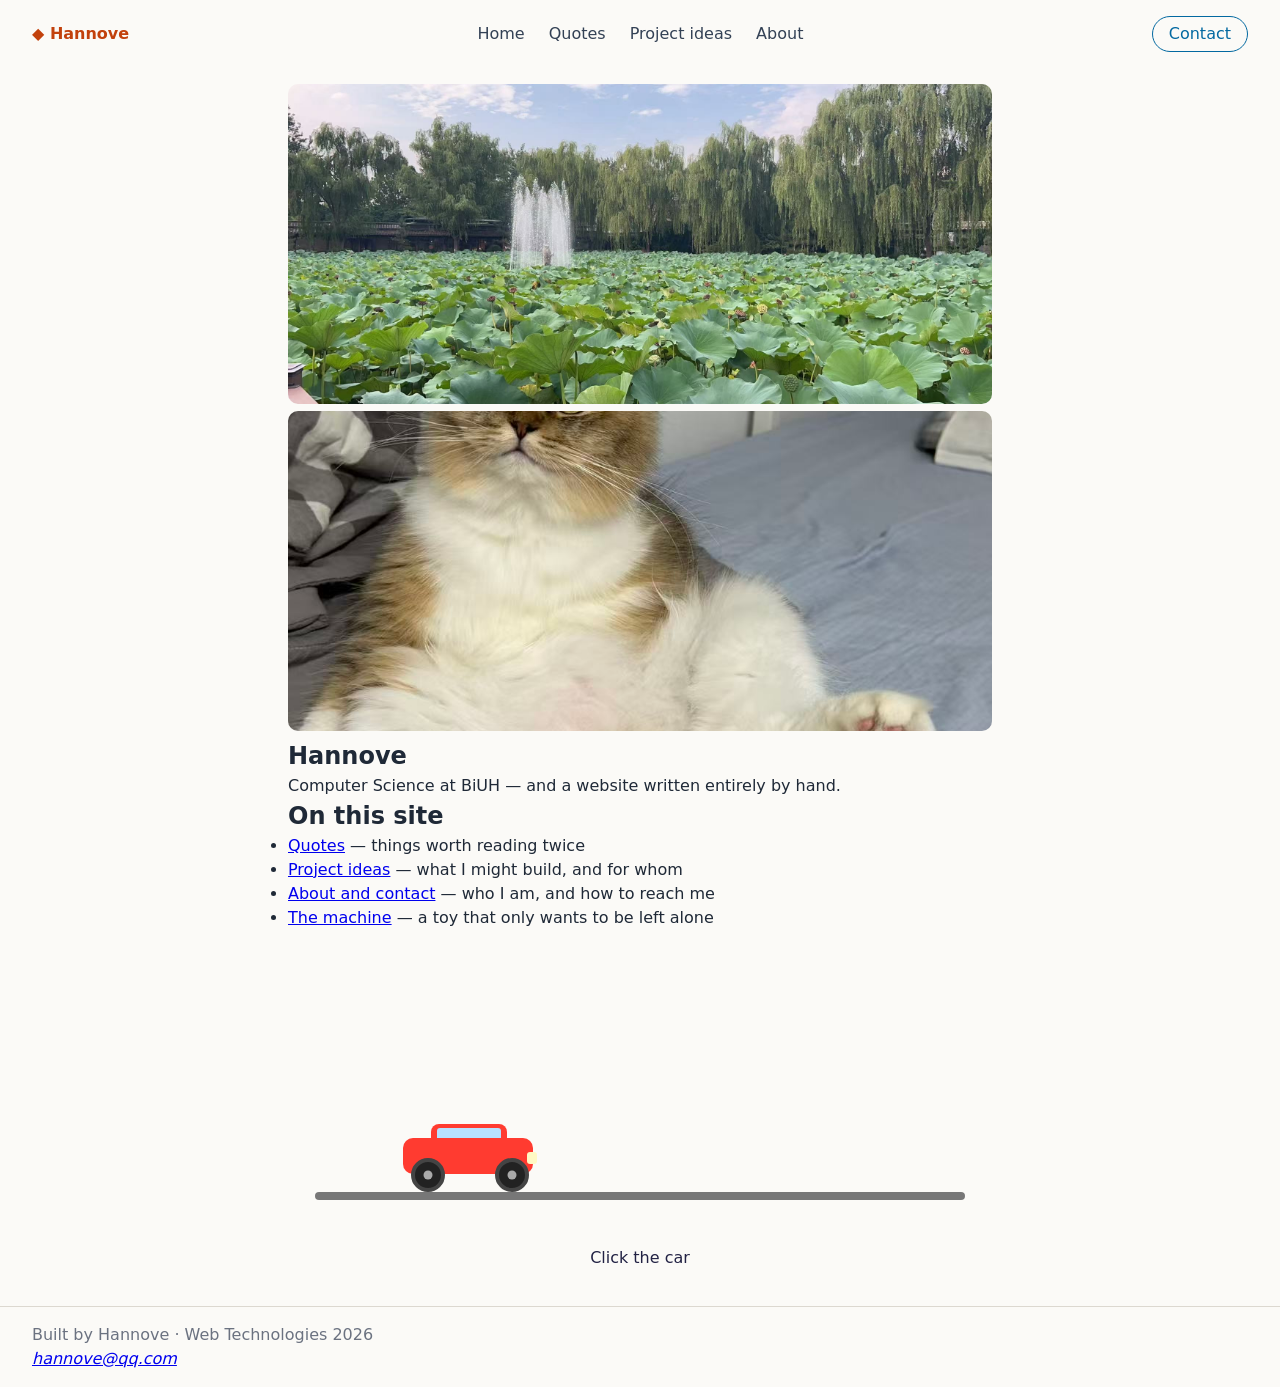
<file: index.html>
<!DOCTYPE html>
<html lang="en">
<head>
  <meta charset="UTF-8">
  <meta name="viewport" content="width=device-width, initial-scale=1.0">
  <title>Hannove</title>
  <link rel="icon" href="image/favicon-32.png" sizes="32x32">
  <link rel="apple-touch-icon" href="image/apple-touch-icon.png">
  <link rel="stylesheet" href="style.css">
  <style>
*{
  margin: 0;
  padding: 0;
  box-sizing: border-box;
}
.stage {
  position: relative;
  width: 90vw;
  max-width: 650px;
  height: 320px;
  margin:40px auto 0; /* 增加上下外边距，和上面内容隔开 */
}
.road {
  position: absolute;
  bottom: 90px;
  width: 100%;
  height: 8px;
  background: #777;
  border-radius: 4px;
}
.car {
  position: absolute;
  bottom: 98px;
  left: 80px;
  width: 150px;
  height: 60px;
  cursor: pointer;
}
.car-body {
  position: absolute;
  bottom: 18px;
  left: 8px;
  width: 130px;
  height: 36px;
  background: #ff3b30;
  border-radius: 10px;
}
.car-top {
  position: absolute;
  bottom: 48px;
  left: 36px;
  width: 76px;
  height: 20px;
  background: #ff3b30;
  border-radius: 8px 8px 0 0;
}
.window {
  position: absolute;
  bottom: 50px;
  left: 42px;
  width: 64px;
  height: 14px;
  background: #b8e1ff;
  border-radius: 3px;
}
.light {
  position: absolute;
  bottom: 28px;
  right: 8px;
  width: 10px;
  height: 12px;
  background: #fff9c4;
  border-radius: 3px;
}
.wheel {
  position: absolute;
  bottom: 0;
  width: 34px;
  height: 34px;
  background: #222;
  border-radius: 50%;
  border: 4px solid #444;
}
.wheel::after {
  content: "";
  position: absolute;
  top: 50%;
  left: 50%;
  transform: translate(-50%, -50%);
  width: 9px;
  height: 9px;
  background: #aaa;
  border-radius: 50%;
}
.wheel-back {
  left: 16px;
}
.wheel-front {
  right: 16px;
}
.car.go-forward .wheel {
  animation: spinForward 0.3s linear infinite;
}
@keyframes spinForward {
  from { transform: rotate(0deg); }
  to { transform: rotate(360deg); }
}
.car.go-back .wheel {
  animation: spinBack 0.3s linear infinite;
}
@keyframes spinBack {
  from { transform: rotate(0deg); }
  to { transform: rotate(-360deg); }
}
.tip {
  position: absolute;
  bottom: 20px;
  width: 100%;
  text-align: center;
  font-size: 16px;
  color: #224;
}
</style>
</head>
<body>
  <header id="site-header"></header>

  <main>
    <section class="hero">
      <img src="image/db5a09b07f12f58d0601006e80824fbf.jpg" alt="A lake covered with lotus leaves">
      <img src="image/2a0a5e9cbf5d5f824c957907e86935db.jpg" alt="A cute cat">
      <h1>Hannove</h1>
      <p>Computer Science at BiUH — and a website written entirely by hand.</p>
    </section>

    <h2>On this site</h2>
    <ul>
      <li><a href="quotes.html">Quotes</a> — things worth reading twice</li>
      <li><a href="project.html">Project ideas</a> — what I might build, and for whom</li>
      <li><a href="about.html">About and contact</a> — who I am, and how to reach me</li>
      <li><a href="machine.html">The machine</a> — a toy that only wants to be left alone</li>
    </ul>

    <div class="stage">
      <div class="road"></div>
      <div class="car" id="car">
        <div class="car-top"></div>
        <div class="window"></div>
        <div class="car-body"></div>
        <div class="light"></div>
        <div class="wheel wheel-back"></div>
        <div class="wheel wheel-front"></div>
      </div>
      <div class="tip" id="tipText">Click the car</div>
    </div>

  </main>

  <footer id="site-footer"></footer>

  <script src="nav.js"></script>

  <script>
const car = document.getElementById("car");
const tipText = document.getElementById("tipText");

const startPos = 80;
const step = 70;
const maxPos = 450;
const forwardDuration = 600;
const backSpeed = 0.8;

let pos = startPos;
let running = false;

function update() {
  car.style.left = pos + "px";
}

function goForward() {
  return new Promise(resolve => {
    const from = pos;
    const to = Math.min(from + step, maxPos);
    const startTime = performance.now();
    car.classList.add("go-forward");

    function animate(now) {
      const elapsed = now - startTime;
      const progress = Math.min(elapsed / forwardDuration, 1);
      pos = from + (to - from) * progress;
      update();
      if (progress < 1) {
        requestAnimationFrame(animate);
      } else {
        car.classList.remove("go-forward");
        resolve();
      }
    }
    requestAnimationFrame(animate);
  });
}

function goBack() {
  return new Promise(resolve => {
    car.classList.add("go-back");
    function back() {
      pos -= backSpeed;
      if (pos <= startPos) {
        pos = startPos;
        update();
        car.classList.remove("go-back");
        resolve();
        return;
      }
      update();
      requestAnimationFrame(back);
    }
    back();
  });
}

car.addEventListener("click", async () => {
  if (running) return;
  running = true;
  tipText.textContent = "This car doesn't seem to listen to you";
  await goForward();
  await goBack();
  running = false;
});

update();
</script>
</body>
</html>
</file>
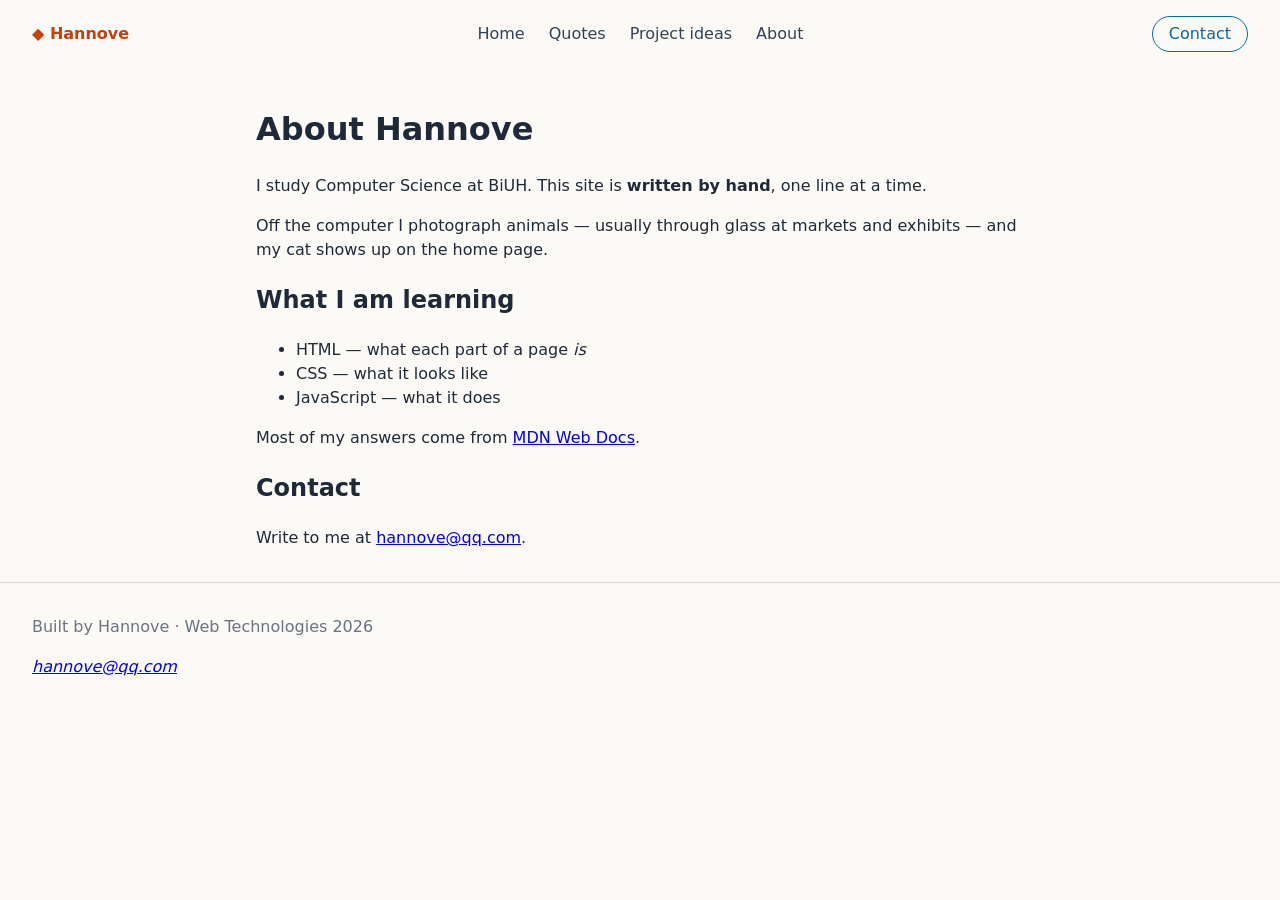
<file: about.html>
<!DOCTYPE html>
<html lang="en">
<head>
  <meta charset="UTF-8">
  <meta name="viewport" content="width=device-width, initial-scale=1.0">
  <title>About · Hannove</title>
  <link rel="icon" href="image/favicon-32.png" sizes="32x32">
  <link rel="apple-touch-icon" href="image/apple-touch-icon.png">
  <link rel="stylesheet" href="style.css">
</head>
<body>
  <header id="site-header"></header>

  <main>
    <h1>About Hannove</h1>
    <p>I study Computer Science at BiUH. This site is
      <strong>written by hand</strong>, one line at a time.</p>

    <p>Off the computer I photograph animals — usually through glass at markets
      and exhibits — and my cat shows up on the home page.</p>

    <h2>What I am learning</h2>
    <ul>
      <li>HTML — what each part of a page <em>is</em></li>
      <li>CSS — what it looks like</li>
      <li>JavaScript — what it does</li>
    </ul>
    <p>Most of my answers come from
      <a href="https://developer.mozilla.org/">MDN Web Docs</a>.</p>

    <section id="contact">
      <h2>Contact</h2>
      <p>Write to me at
        <a href="mailto:hannove@qq.com">hannove@qq.com</a>.</p>
    </section>
  </main>

  <footer id="site-footer"></footer>

  <script src="nav.js"></script>
</body>
</html>
</file>
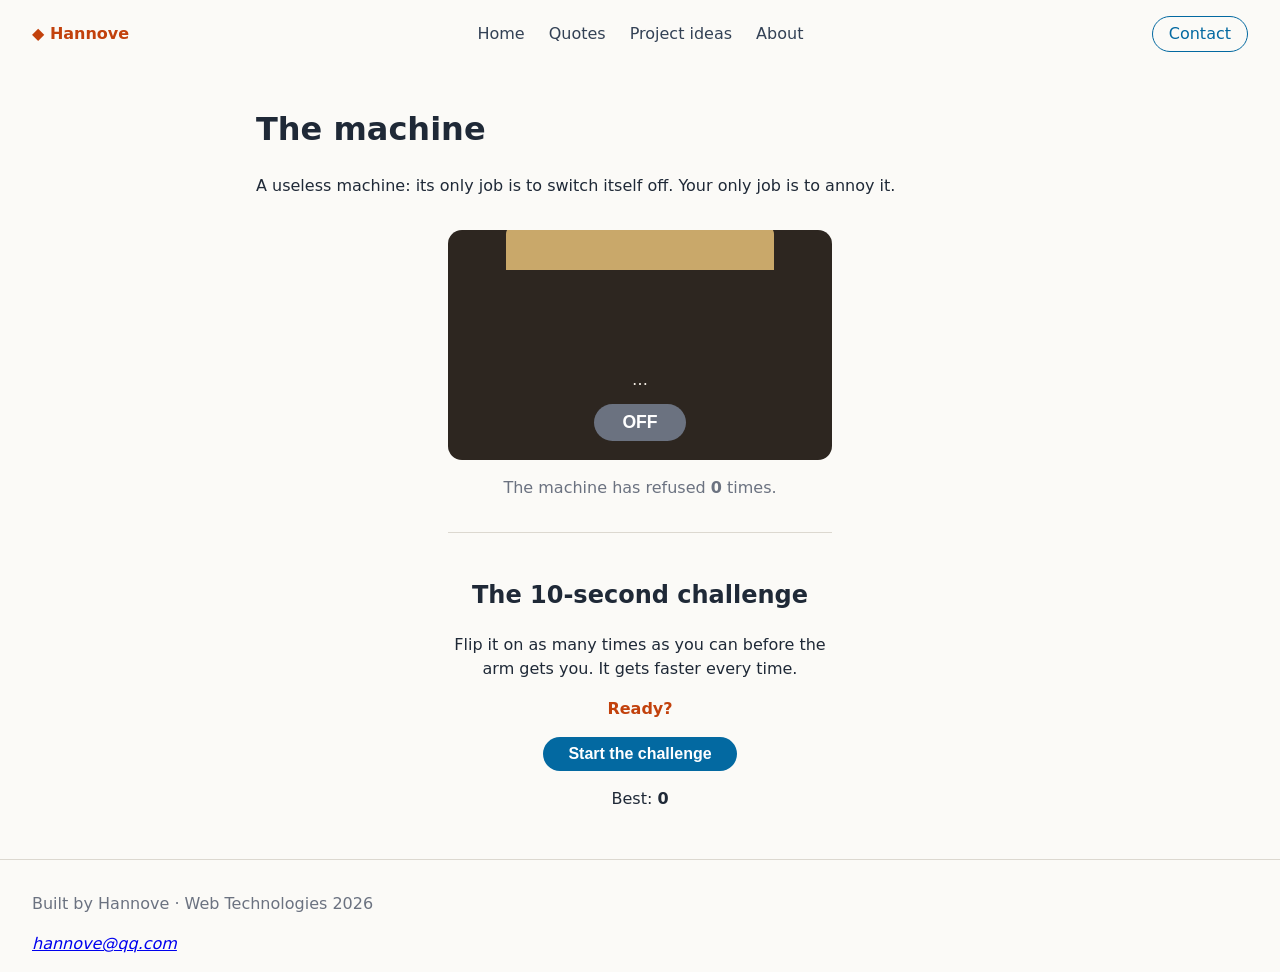
<file: machine.html>
<!DOCTYPE html>
<html lang="en">
<head>
  <meta charset="UTF-8">
  <meta name="viewport" content="width=device-width, initial-scale=1.0">
  <title>The machine · Hannove</title>
  <link rel="icon" href="image/favicon-32.png" sizes="32x32">
  <link rel="apple-touch-icon" href="image/apple-touch-icon.png">
  <link rel="stylesheet" href="style.css">
  <style>
    /* The useless machine: a box, a lid, an arm and a switch */
    .machine {
      max-width: 24rem;
      margin: 2rem auto;
    }

    .box {
      position: relative;
      height: 230px;
      background: #2d2620;
      border-radius: 14px;
      overflow: hidden;
    }

    /* the lid on top of the box */
    .lid {
      position: absolute;
      top: -4px;
      left: 15%;
      width: 70%;
      height: 44px;
      background: #c9a86a;
      border-radius: 8px 8px 0 0;
      transform-origin: top center;
      transition: transform .25s ease;
      z-index: 2;
    }

    .lid.open {
      transform: rotate(-64deg);
    }

    /* the arm that lives inside the lid */
    .arm {
      position: absolute;
      bottom: 10px;
      right: 6px;
      width: 52px;
      height: 14px;
      background: #e8d3a3;
      border-radius: 7px;
      transform: scaleX(0);
      transform-origin: right center;
      transition: transform .18s ease;
    }

    .arm.out {
      transform: scaleX(1);
    }

    /* the switch on the face of the box */
    .face {
      position: absolute;
      left: 0;
      right: 0;
      bottom: 0;
      padding: 1.2rem;
      text-align: center;
    }

    .speech {
      margin: 0 0 .8rem;
      min-height: 1.4em;
      color: #f3ede4;
    }

    .switch {
      border: 0;
      border-radius: 99px;
      padding: .45em 1.6em;
      font-size: 1.1rem;
      font-weight: 700;
      color: #fff;
      background: #6b7280;
      cursor: pointer;
    }

    .switch.on {
      background: #16a34a;
    }

    .counter {
      text-align: center;
      color: #6b7280;
    }

    /* the 10-second challenge */
    .game {
      max-width: 24rem;
      margin: 2rem auto;
      text-align: center;
      border-top: 1px solid #dcd8d0;
      padding-top: 1.5rem;
    }

    .game .status {
      min-height: 1.5em;
      font-weight: 700;
      color: #c2410c;
    }

    .start {
      border: 0;
      border-radius: 99px;
      padding: .5em 1.6em;
      font-size: 1rem;
      font-weight: 700;
      color: #fff;
      background: #0369a1;
      cursor: pointer;
    }

    .start:disabled {
      background: #9ca3af;
      cursor: not-allowed;
    }
  </style>
</head>
<body>
  <header id="site-header"></header>

  <main>
    <h1>The machine</h1>
    <p>A useless machine: its only job is to switch itself off. Your only job is to annoy it.</p>

    <section class="machine" aria-label="The useless machine">
      <div class="box">
        <div class="lid" id="lid"><span class="arm" id="arm"></span></div>
        <div class="face">
          <p class="speech" id="speech" aria-live="polite">…</p>
          <button class="switch" id="switch" type="button" aria-pressed="false">OFF</button>
        </div>
      </div>
      <p class="counter">The machine has refused <strong id="refused">0</strong> times.</p>
    </section>

    <section class="game" aria-label="The 10-second challenge">
      <h2>The 10-second challenge</h2>
      <p>Flip it on as many times as you can before the arm gets you. It gets faster every time.</p>
      <p class="status" id="gameStatus" role="status" aria-live="polite">Ready?</p>
      <p><button class="start" id="start" type="button">Start the challenge</button></p>
      <p>Best: <strong id="best">0</strong></p>
    </section>
  </main>

  <footer id="site-footer"></footer>

  <script src="nav.js"></script>
  <script src="machine.js"></script>
</body>
</html>
</file>
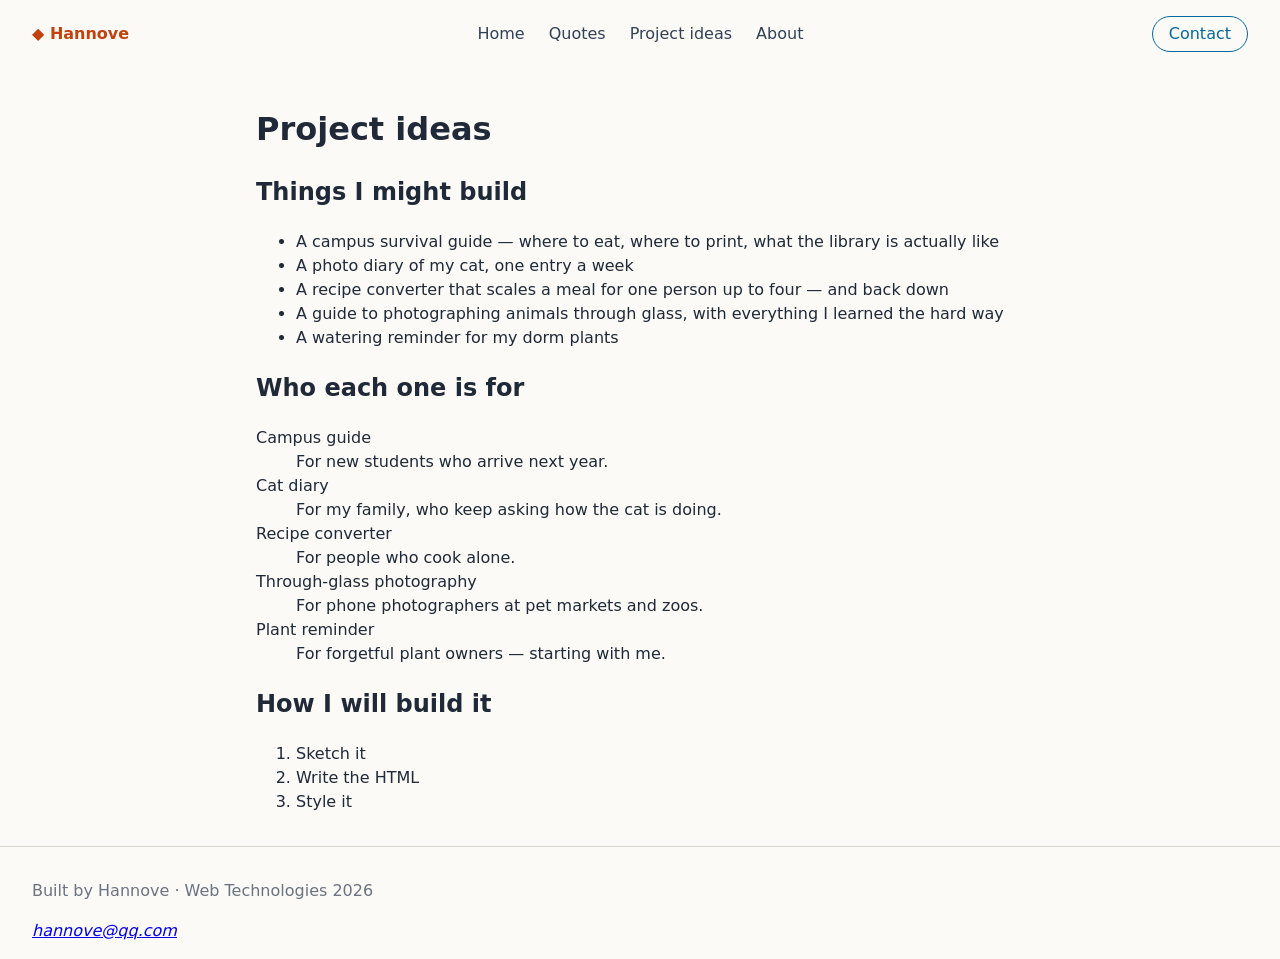
<file: project.html>
<!DOCTYPE html>
<html lang="en">
<head>
  <meta charset="UTF-8">
  <meta name="viewport" content="width=device-width, initial-scale=1.0">
  <title>Project ideas · Hannove</title>
  <link rel="icon" href="image/favicon-32.png" sizes="32x32">
  <link rel="apple-touch-icon" href="image/apple-touch-icon.png">
  <link rel="stylesheet" href="style.css">
</head>
<body>
  <header id="site-header"></header>

  <main>
    <h1>Project ideas</h1>

    <h2>Things I might build</h2>
    <ul>
      <li>A campus survival guide — where to eat, where to print, what the library is actually like</li>
      <li>A photo diary of my cat, one entry a week</li>
      <li>A recipe converter that scales a meal for one person up to four — and back down</li>
      <li>A guide to photographing animals through glass, with everything I learned the hard way</li>
      <li>A watering reminder for my dorm plants</li>
    </ul>

    <h2>Who each one is for</h2>
    <dl>
      <dt>Campus guide</dt>
      <dd>For new students who arrive next year.</dd>

      <dt>Cat diary</dt>
      <dd>For my family, who keep asking how the cat is doing.</dd>

      <dt>Recipe converter</dt>
      <dd>For people who cook alone.</dd>

      <dt>Through-glass photography</dt>
      <dd>For phone photographers at pet markets and zoos.</dd>

      <dt>Plant reminder</dt>
      <dd>For forgetful plant owners — starting with me.</dd>
    </dl>

    <h2>How I will build it</h2>
    <ol>
      <li>Sketch it</li>
      <li>Write the HTML</li>
      <li>Style it</li>
    </ol>
  </main>
  </main>

  <footer id="site-footer"></footer>

  <script src="nav.js"></script>
</body>
</html>
</file>
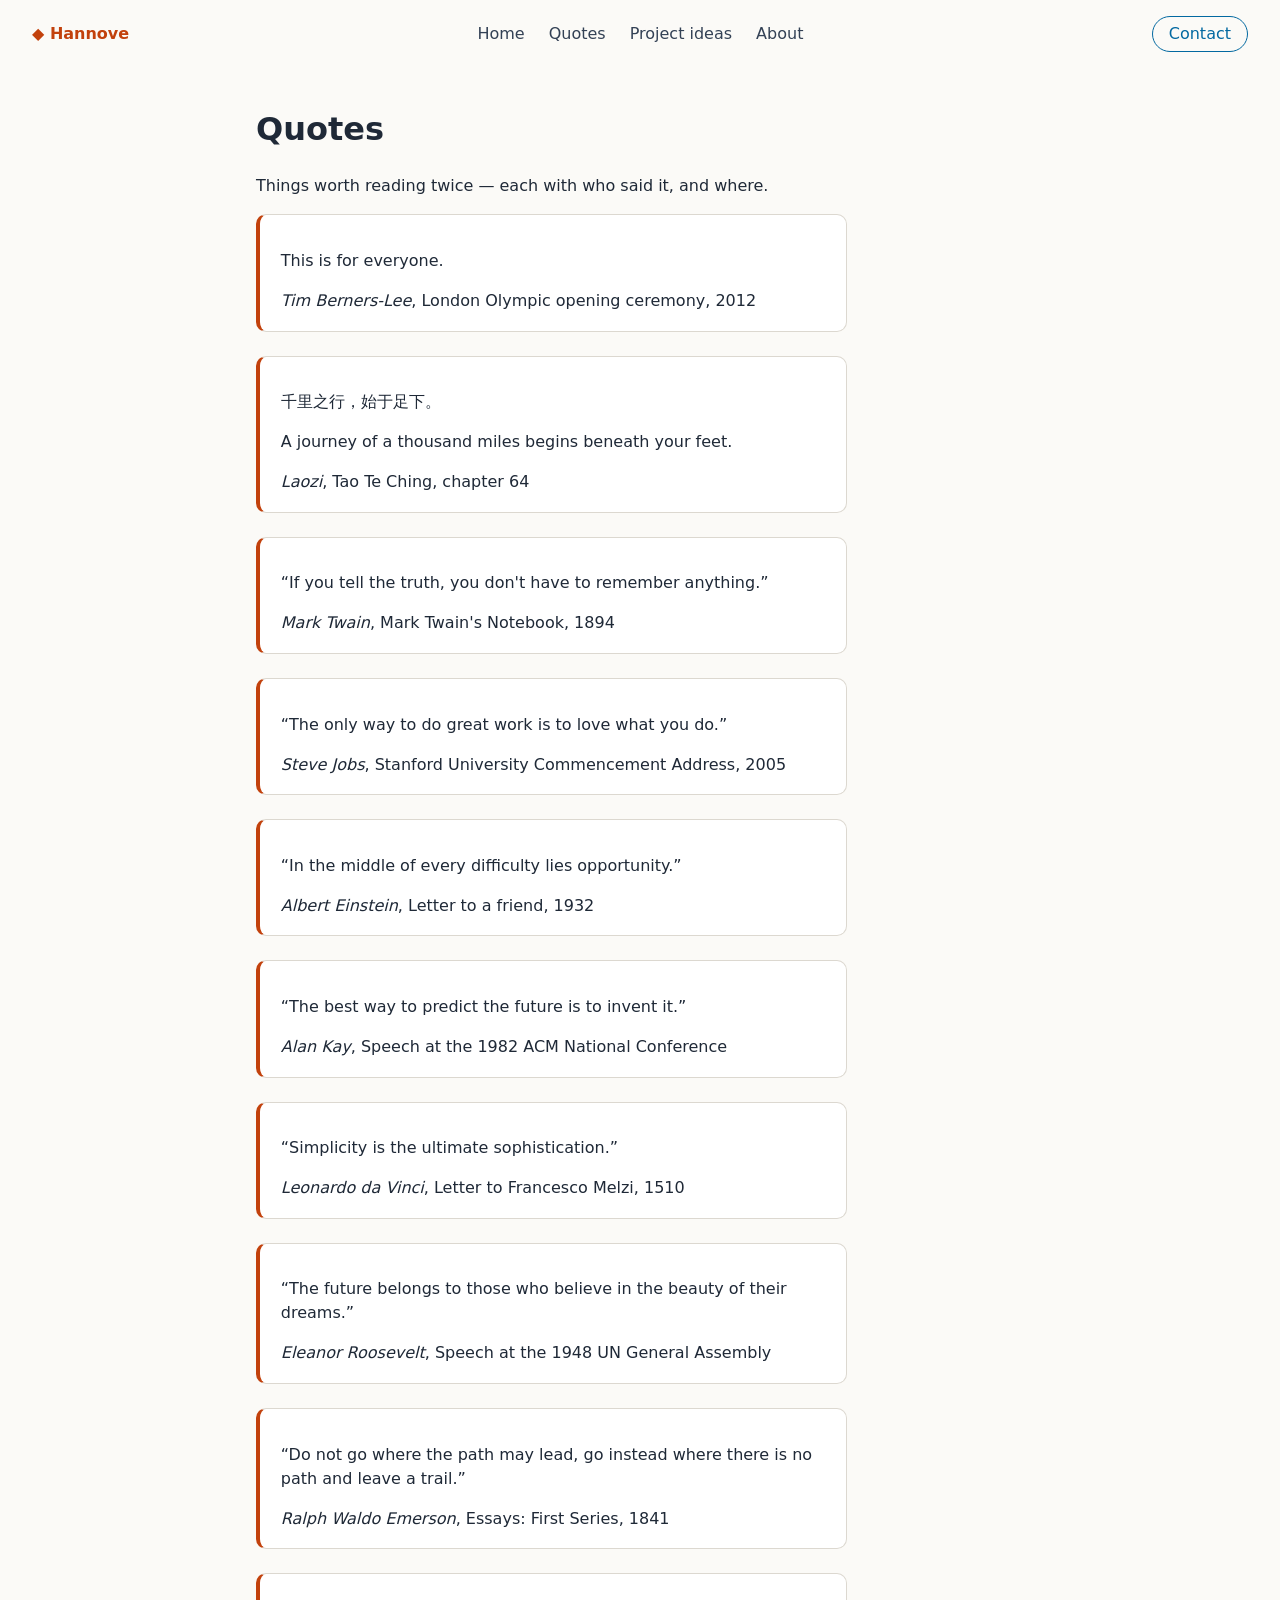
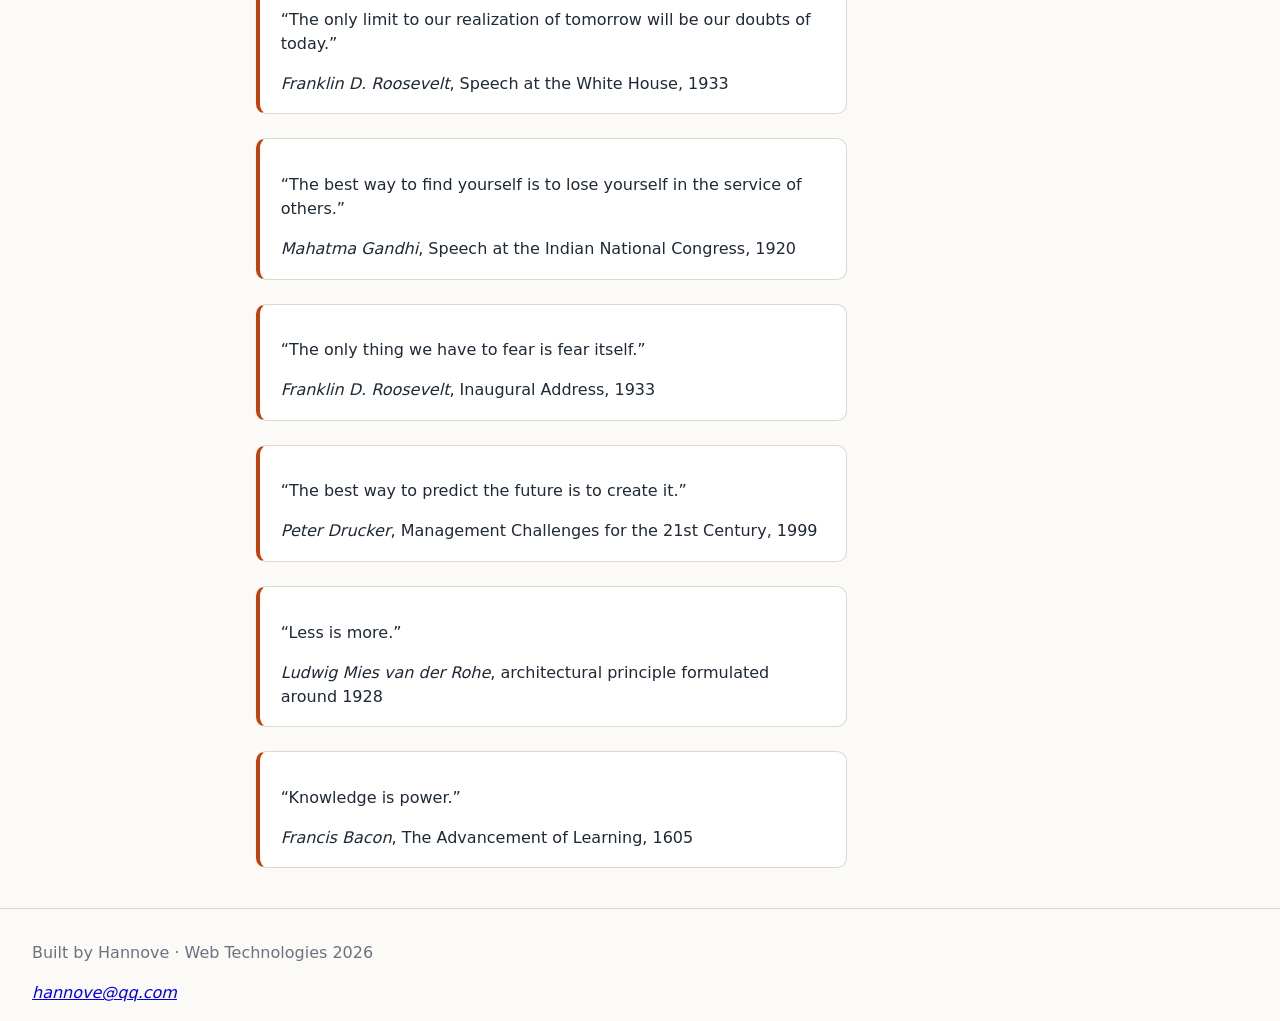
<file: quote.html>
<!DOCTYPE html>
<html lang="en">
<head>
  <meta charset="UTF-8">
  <meta name="viewport" content="width=device-width, initial-scale=1.0">
  <title>Quotes · Hannove</title>
  <link rel="icon" href="image/favicon-32.png" sizes="32x32">
  <link rel="apple-touch-icon" href="image/apple-touch-icon.png">
  <link rel="stylesheet" href="style.css">
</head>
<body>
  <header id="site-header"></header>

  <main>
    <h1>Quotes</h1>
    <p>Things worth reading twice — each with who said it, and where.</p>


    <article class="quote">
      <blockquote>
        <p>This is for everyone.</p>
      </blockquote>
      <footer>
        <cite>Tim Berners-Lee</cite>,
        <span class="source">London Olympic opening ceremony, 2012</span>
      </footer>
    </article>

    <article class="quote">
      <blockquote>
        <p lang="zh">千里之行，始于足下。</p>
        <p>A journey of a thousand miles begins beneath your feet.</p>
      </blockquote>
      <footer>
        <cite>Laozi</cite>,
        <span class="source">Tao Te Ching, chapter 64</span>
      </footer>
    </article>

    <article class="quote">
      <blockquote>
        <p>“If you tell the truth, you don't have to remember anything.”</p>
      </blockquote>
      <footer>
        <cite>Mark Twain</cite>,
        <span class="source">Mark Twain's Notebook, 1894</span>
      </footer>
    </article>

    <article class="quote">
      <blockquote>
        <p>“The only way to do great work is to love what you do.”</p>
      </blockquote>
      <footer>
        <cite>Steve Jobs</cite>,
        <span class="source">Stanford University Commencement Address, 2005</span>
      </footer>
    </article>

    <article class="quote">
      <blockquote>
        <p>“In the middle of every difficulty lies opportunity.”</p>
      </blockquote>
      <footer>
        <cite>Albert Einstein</cite>,
        <span class="source">Letter to a friend, 1932</span>
      </footer>
    </article>

    <article class="quote">
      <blockquote>
        <p>“The best way to predict the future is to invent it.”</p>
      </blockquote>
      <footer>
        <cite>Alan Kay</cite>,
        <span class="source">Speech at the 1982 ACM National Conference</span>
      </footer>
    </article>

    <article class="quote">
      <blockquote>
        <p>“Simplicity is the ultimate sophistication.”</p>
      </blockquote>
      <footer>
        <cite>Leonardo da Vinci</cite>,
        <span class="source">Letter to Francesco Melzi, 1510</span>
      </footer>
    </article>

    <article class="quote">
      <blockquote>
        <p>“The future belongs to those who believe in the beauty of their dreams.”</p>
      </blockquote>
      <footer>
        <cite>Eleanor Roosevelt</cite>,
        <span class="source">Speech at the 1948 UN General Assembly</span>
      </footer>
    </article>

    <article class="quote">
      <blockquote>
        <p>“Do not go where the path may lead, go instead where there is no path and leave a trail.”</p>
      </blockquote>
      <footer>
        <cite>Ralph Waldo Emerson</cite>,
        <span class="source">Essays: First Series, 1841</span>
      </footer>
    </article>

    <article class="quote">
      <blockquote>
        <p>“The only limit to our realization of tomorrow will be our doubts of today.”</p>
      </blockquote>
      <footer>
        <cite>Franklin D. Roosevelt</cite>,
        <span class="source">Speech at the White House, 1933</span>
      </footer>
    </article>

    <article class="quote">
      <blockquote>
        <p>“The best way to find yourself is to lose yourself in the service of others.”</p>
      </blockquote>
      <footer>
        <cite>Mahatma Gandhi</cite>,
        <span class="source">Speech at the Indian National Congress, 1920</span>
      </footer>
    </article>

    <article class="quote">
      <blockquote>
        <p>“The only thing we have to fear is fear itself.”</p>
      </blockquote>
      <footer>
        <cite>Franklin D. Roosevelt</cite>,
        <span class="source">Inaugural Address, 1933</span>
      </footer>
    </article>

    <article class="quote">
      <blockquote>
        <p>“The best way to predict the future is to create it.”</p>
      </blockquote>
      <footer>
        <cite>Peter Drucker</cite>,
        <span class="source">Management Challenges for the 21st Century, 1999</span>
      </footer>
    </article>

    <article class="quote">
      <blockquote>
        <p>“Less is more.”</p>
      </blockquote>
      <footer>
        <cite>Ludwig Mies van der Rohe</cite>,
        <span class="source">architectural principle formulated around 1928</span>
      </footer>
    </article>

    <article class="quote">
      <blockquote>
        <p>“Knowledge is power.”</p>
      </blockquote>
      <footer>
        <cite>Francis Bacon</cite>,
        <span class="source">The Advancement of Learning, 1605</span>
      </footer>
    </article>

    <!-- one <article> per quote — twenty in total -->
  </main>

  <footer id="site-footer"></footer>

  <script src="nav.js"></script>

</body>
</html>
</file>
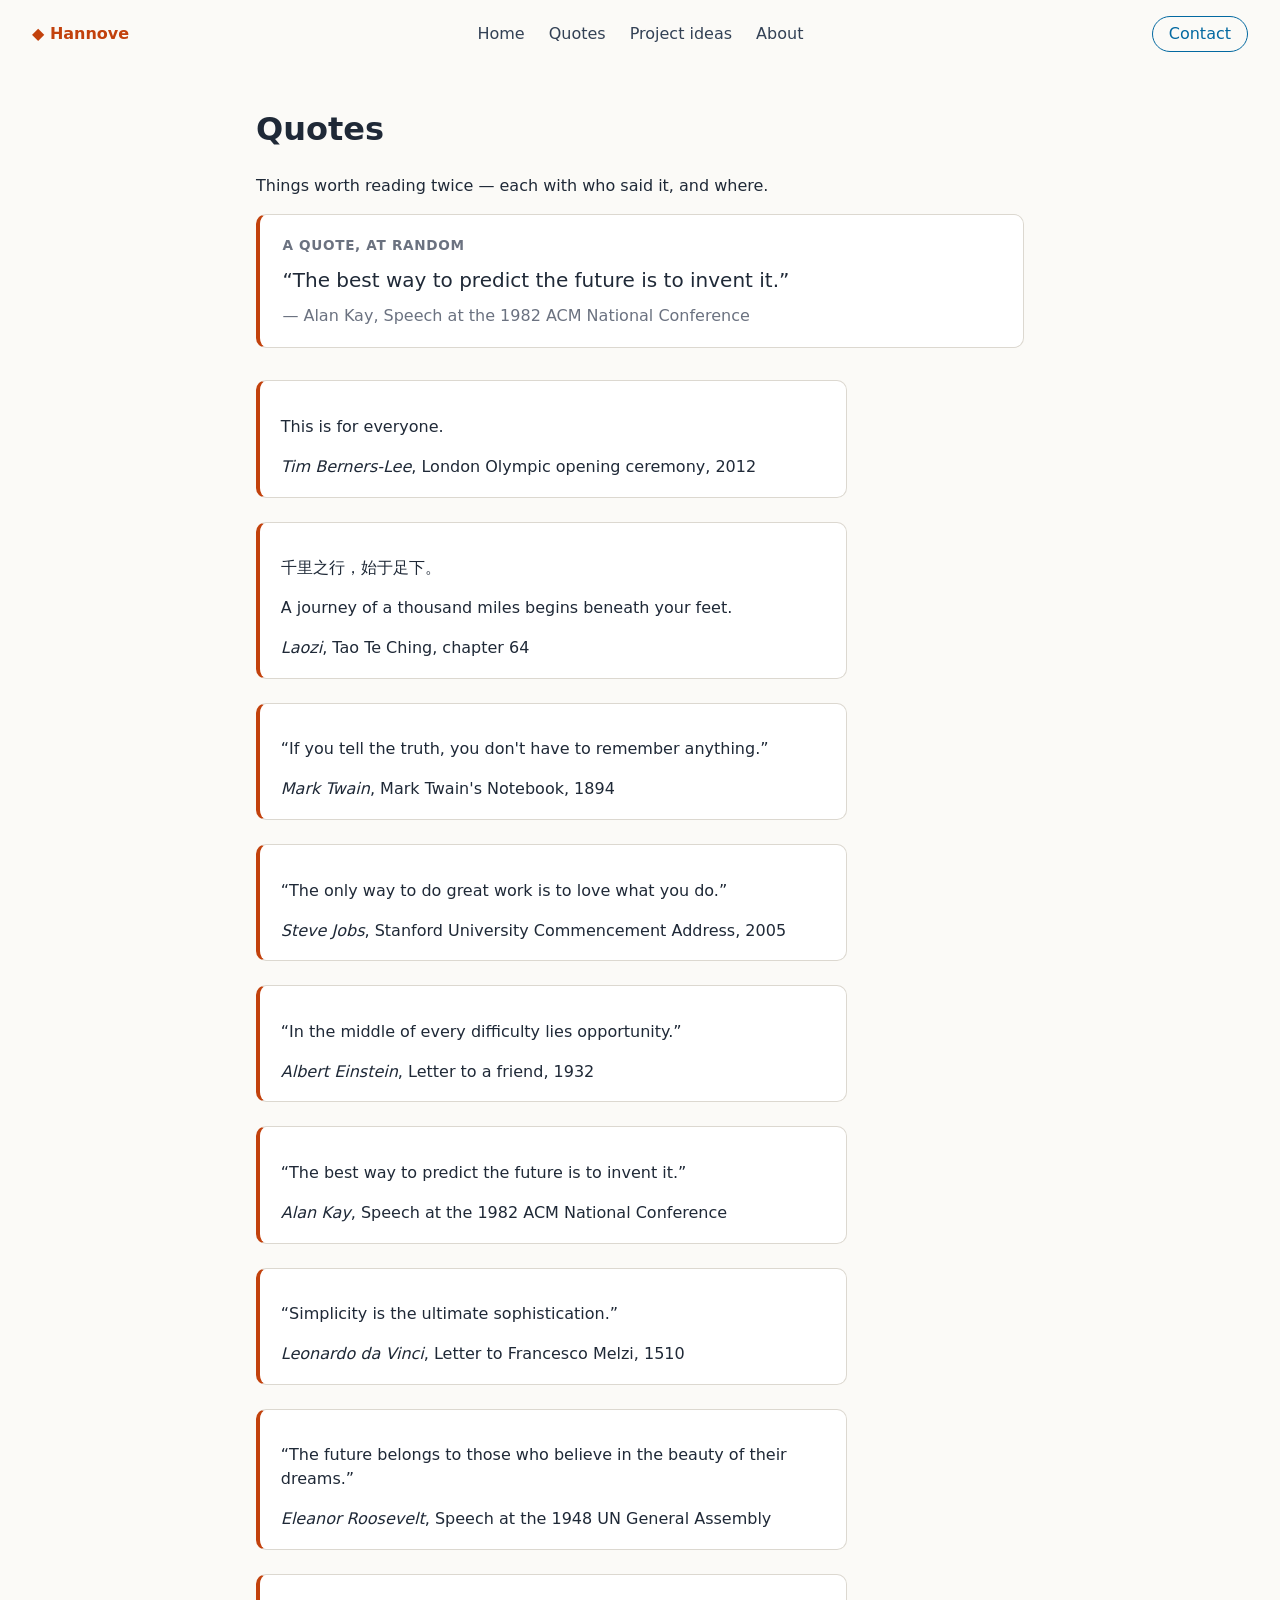
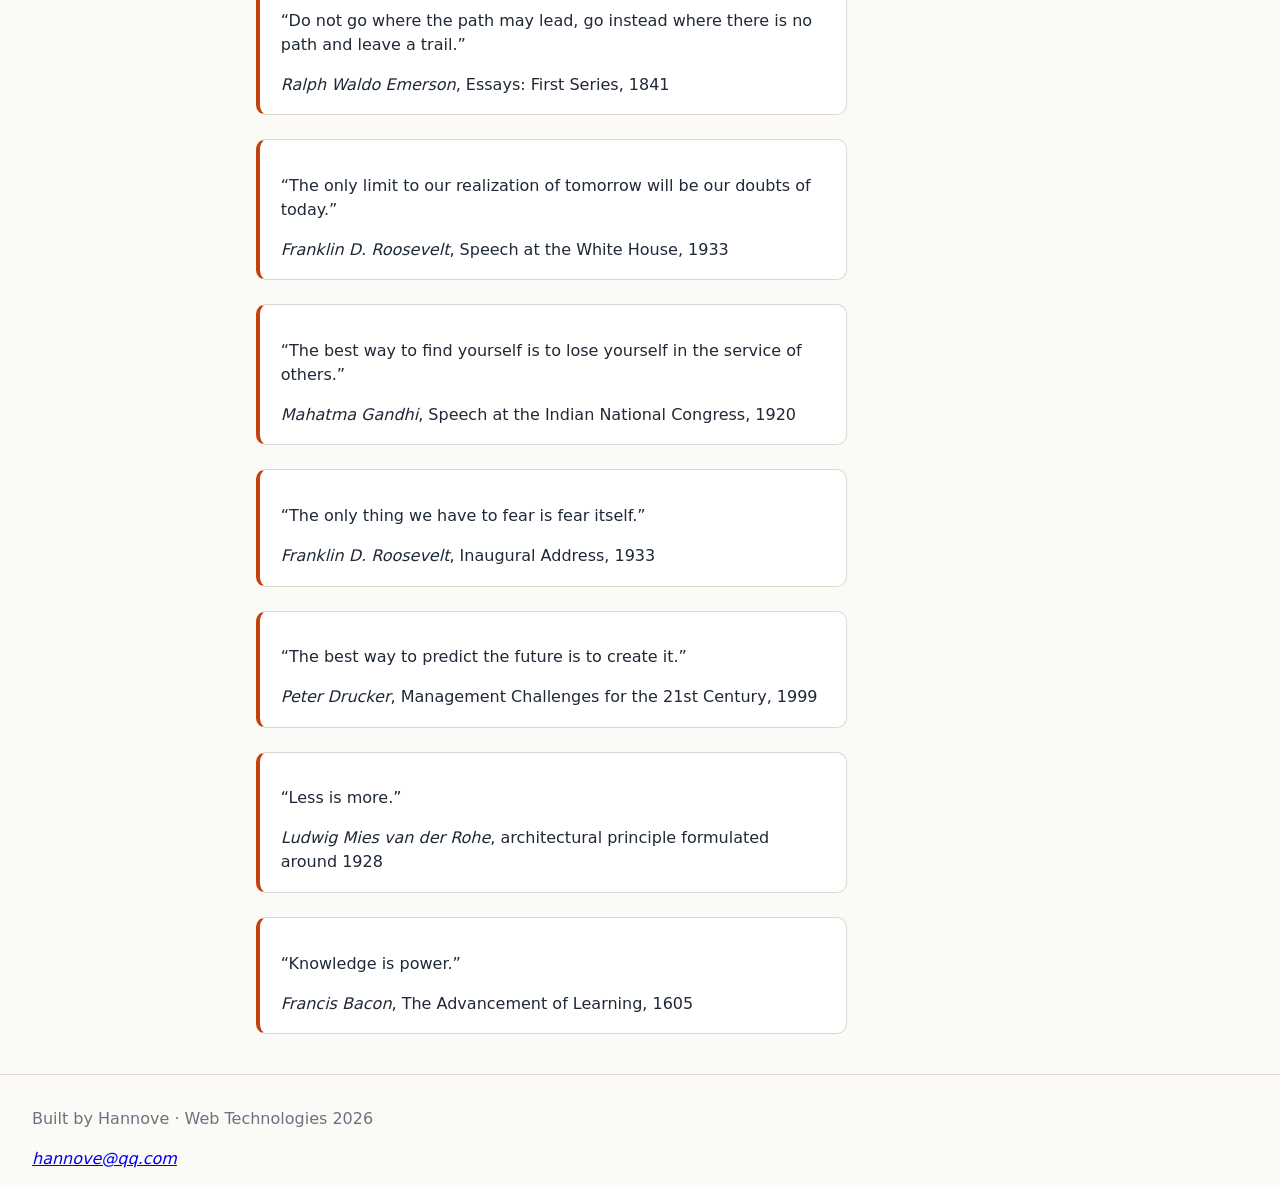
<file: quotes.html>
<!DOCTYPE html>
<html lang="en">
<head>
  <meta charset="UTF-8">
  <meta name="viewport" content="width=device-width, initial-scale=1.0">
  <title>Quotes · Hannove</title>
  <link rel="icon" href="image/favicon-32.png" sizes="32x32">
  <link rel="apple-touch-icon" href="image/apple-touch-icon.png">
  <link rel="stylesheet" href="style.css">
</head>
<body>
  <header id="site-header"></header>

  <main>
    <h1>Quotes</h1>
    <p>Things worth reading twice — each with who said it, and where.</p>
    <section class="hero-quote" aria-labelledby="random-heading">
      <h2 id="random-heading">A quote, at random</h2>
      <blockquote id="randomQuote"></blockquote>
      <p id="randomSource"></p>
    </section>




    <article class="quote">
      <blockquote>
        <p>This is for everyone.</p>
      </blockquote>
      <footer>
        <cite>Tim Berners-Lee</cite>,
        <span class="source">London Olympic opening ceremony, 2012</span>
      </footer>
    </article>

    <article class="quote">
      <blockquote>
        <p lang="zh">千里之行，始于足下。</p>
        <p>A journey of a thousand miles begins beneath your feet.</p>
      </blockquote>
      <footer>
        <cite>Laozi</cite>,
        <span class="source">Tao Te Ching, chapter 64</span>
      </footer>
    </article>

    <article class="quote">
      <blockquote>
        <p>“If you tell the truth, you don't have to remember anything.”</p>
      </blockquote>
      <footer>
        <cite>Mark Twain</cite>,
        <span class="source">Mark Twain's Notebook, 1894</span>
      </footer>
    </article>

    <article class="quote">
      <blockquote>
        <p>“The only way to do great work is to love what you do.”</p>
      </blockquote>
      <footer>
        <cite>Steve Jobs</cite>,
        <span class="source">Stanford University Commencement Address, 2005</span>
      </footer>
    </article>

    <article class="quote">
      <blockquote>
        <p>“In the middle of every difficulty lies opportunity.”</p>
      </blockquote>
      <footer>
        <cite>Albert Einstein</cite>,
        <span class="source">Letter to a friend, 1932</span>
      </footer>
    </article>

    <article class="quote">
      <blockquote>
        <p>“The best way to predict the future is to invent it.”</p>
      </blockquote>
      <footer>
        <cite>Alan Kay</cite>,
        <span class="source">Speech at the 1982 ACM National Conference</span>
      </footer>
    </article>

    <article class="quote">
      <blockquote>
        <p>“Simplicity is the ultimate sophistication.”</p>
      </blockquote>
      <footer>
        <cite>Leonardo da Vinci</cite>,
        <span class="source">Letter to Francesco Melzi, 1510</span>
      </footer>
    </article>

    <article class="quote">
      <blockquote>
        <p>“The future belongs to those who believe in the beauty of their dreams.”</p>
      </blockquote>
      <footer>
        <cite>Eleanor Roosevelt</cite>,
        <span class="source">Speech at the 1948 UN General Assembly</span>
      </footer>
    </article>

    <article class="quote">
      <blockquote>
        <p>“Do not go where the path may lead, go instead where there is no path and leave a trail.”</p>
      </blockquote>
      <footer>
        <cite>Ralph Waldo Emerson</cite>,
        <span class="source">Essays: First Series, 1841</span>
      </footer>
    </article>

    <article class="quote">
      <blockquote>
        <p>“The only limit to our realization of tomorrow will be our doubts of today.”</p>
      </blockquote>
      <footer>
        <cite>Franklin D. Roosevelt</cite>,
        <span class="source">Speech at the White House, 1933</span>
      </footer>
    </article>

    <article class="quote">
      <blockquote>
        <p>“The best way to find yourself is to lose yourself in the service of others.”</p>
      </blockquote>
      <footer>
        <cite>Mahatma Gandhi</cite>,
        <span class="source">Speech at the Indian National Congress, 1920</span>
      </footer>
    </article>

    <article class="quote">
      <blockquote>
        <p>“The only thing we have to fear is fear itself.”</p>
      </blockquote>
      <footer>
        <cite>Franklin D. Roosevelt</cite>,
        <span class="source">Inaugural Address, 1933</span>
      </footer>
    </article>

    <article class="quote">
      <blockquote>
        <p>“The best way to predict the future is to create it.”</p>
      </blockquote>
      <footer>
        <cite>Peter Drucker</cite>,
        <span class="source">Management Challenges for the 21st Century, 1999</span>
      </footer>
    </article>

    <article class="quote">
      <blockquote>
        <p>“Less is more.”</p>
      </blockquote>
      <footer>
        <cite>Ludwig Mies van der Rohe</cite>,
        <span class="source">architectural principle formulated around 1928</span>
      </footer>
    </article>

    <article class="quote">
      <blockquote>
        <p>“Knowledge is power.”</p>
      </blockquote>
      <footer>
        <cite>Francis Bacon</cite>,
        <span class="source">The Advancement of Learning, 1605</span>
      </footer>
    </article>

    <!-- one <article> per quote — twenty in total -->
  </main>

  <footer id="site-footer"></footer>

  <script src="nav.js"></script>
  <script>
    // One of the fifteen quotes, chosen at random on every load.
    // 每次打开页面，从十五条里随机抽一条放在最上面。
    const RANDOM_QUOTES = [
    { q: "This is for everyone.", s: "Tim Berners-Lee, London Olympic opening ceremony, 2012" },
    { q: "千里之行，始于足下。 A journey of a thousand miles begins beneath your feet.", s: "Laozi, Tao Te Ching, chapter 64" },
    { q: "“If you tell the truth, you don't have to remember anything.”", s: "Mark Twain, Mark Twain's Notebook, 1894" },
    { q: "“The only way to do great work is to love what you do.”", s: "Steve Jobs, Stanford University Commencement Address, 2005" },
    { q: "“In the middle of every difficulty lies opportunity.”", s: "Albert Einstein, Letter to a friend, 1932" },
    { q: "“The best way to predict the future is to invent it.”", s: "Alan Kay, Speech at the 1982 ACM National Conference" },
    { q: "“Simplicity is the ultimate sophistication.”", s: "Leonardo da Vinci, Letter to Francesco Melzi, 1510" },
    { q: "“The future belongs to those who believe in the beauty of their dreams.”", s: "Eleanor Roosevelt, Speech at the 1948 UN General Assembly" },
    { q: "“Do not go where the path may lead, go instead where there is no path and leave a trail.”", s: "Ralph Waldo Emerson, Essays: First Series, 1841" },
    { q: "“The only limit to our realization of tomorrow will be our doubts of today.”", s: "Franklin D. Roosevelt, Speech at the White House, 1933" },
    { q: "“The best way to find yourself is to lose yourself in the service of others.”", s: "Mahatma Gandhi, Speech at the Indian National Congress, 1920" },
    { q: "“The only thing we have to fear is fear itself.”", s: "Franklin D. Roosevelt, Inaugural Address, 1933" },
    { q: "“The best way to predict the future is to create it.”", s: "Peter Drucker, Management Challenges for the 21st Century, 1999" },
    { q: "“Less is more.”", s: "Ludwig Mies van der Rohe, architectural principle formulated around 1928" },
    { q: "“Knowledge is power.”", s: "Francis Bacon, The Advancement of Learning, 1605" }
    ];
    const pick = RANDOM_QUOTES[Math.floor(Math.random() * RANDOM_QUOTES.length)];
    document.getElementById("randomQuote").textContent = pick.q;
    document.getElementById("randomSource").textContent = "— " + pick.s;
  </script>


</body>
</html>
</file>
<file: style.css>
/* style.css — one file, linked from every page */

/* 1 · Text: set it once on body, everything inside inherits it */
body {
  margin: 0;
  font-family: system-ui, sans-serif;
  line-height: 1.5;
  color: #1f2937;
  background: #fbfaf7;
}

/* 2 · The content column */
main {
  max-width: 48rem;
  margin: 0 auto;           /* centred */
  padding: 1rem 2rem;
}

img {
  max-width: 100%;          /* never wider than its box */
  height: auto;
}

/* 3 · The homepage hero: one wide photo, cropped to fit */
.hero img {
  width: 100%;
  height: 20rem;
  object-fit: cover;        /* fill the box, crop the rest — never squash */
  border-radius: 10px;
}

/* 4 · The header: logo left, links centred, action right */
nav {
  display: flex;
  align-items: center;
  gap: 1rem;
  padding: 1rem 2rem;
}

nav .links {
  display: flex;
  gap: 1.5rem;
  margin: 0 auto;           /* pushes it to the centre */
  padding: 0;
  list-style: none;         /* no bullets */
}

nav a {
  color: #334155;
  text-decoration: none;    /* no underlines */
}

nav .logo {
  font-weight: 800;
  color: #c2410c;
}

nav .action {
  border: 1.5px solid #0369a1;
  border-radius: 99px;      /* a pill */
  padding: .3em 1em;
  color: #0369a1;
}

nav a:hover {
  color: #c2410c;
}

/* 5 · One quote card — the box model, on all twenty at once */
.quote {
  max-width: 34rem;
  margin-bottom: 1.5rem;    /* space outside */
  padding: 1.1em 1.3em;     /* space inside */
  background: #fff;
  border: 1px solid #dcd8d0;
  border-left: 4px solid #c2410c;
  border-radius: 10px;
}

.quote blockquote {
  margin: 0;                /* drop the browser's indent inside the card */
}

/* 6 · The site footer: by id, because every quote has a <footer> too */
#site-footer {
  padding: 1rem 2rem;
  border-top: 1px solid #dcd8d0;
  color: #6b7280;
}

/* 7 · The random-quote hero at the top of the quotes page */
.hero-quote {
  background: #fff;
  border: 1px solid #dcd8d0;
  border-left: 4px solid #c2410c;
  border-radius: 10px;
  padding: 1.2em 1.4em;
  margin-bottom: 2rem;
}

.hero-quote h2 {
  margin: 0 0 .6rem;
  font-size: .85rem;
  color: #6b7280;
  text-transform: uppercase;
  letter-spacing: .05em;
}

.hero-quote blockquote {
  margin: 0 0 .6rem;
  font-size: 1.25rem;
}

.hero-quote p {
  margin: 0;
  color: #6b7280;
}
</file>
